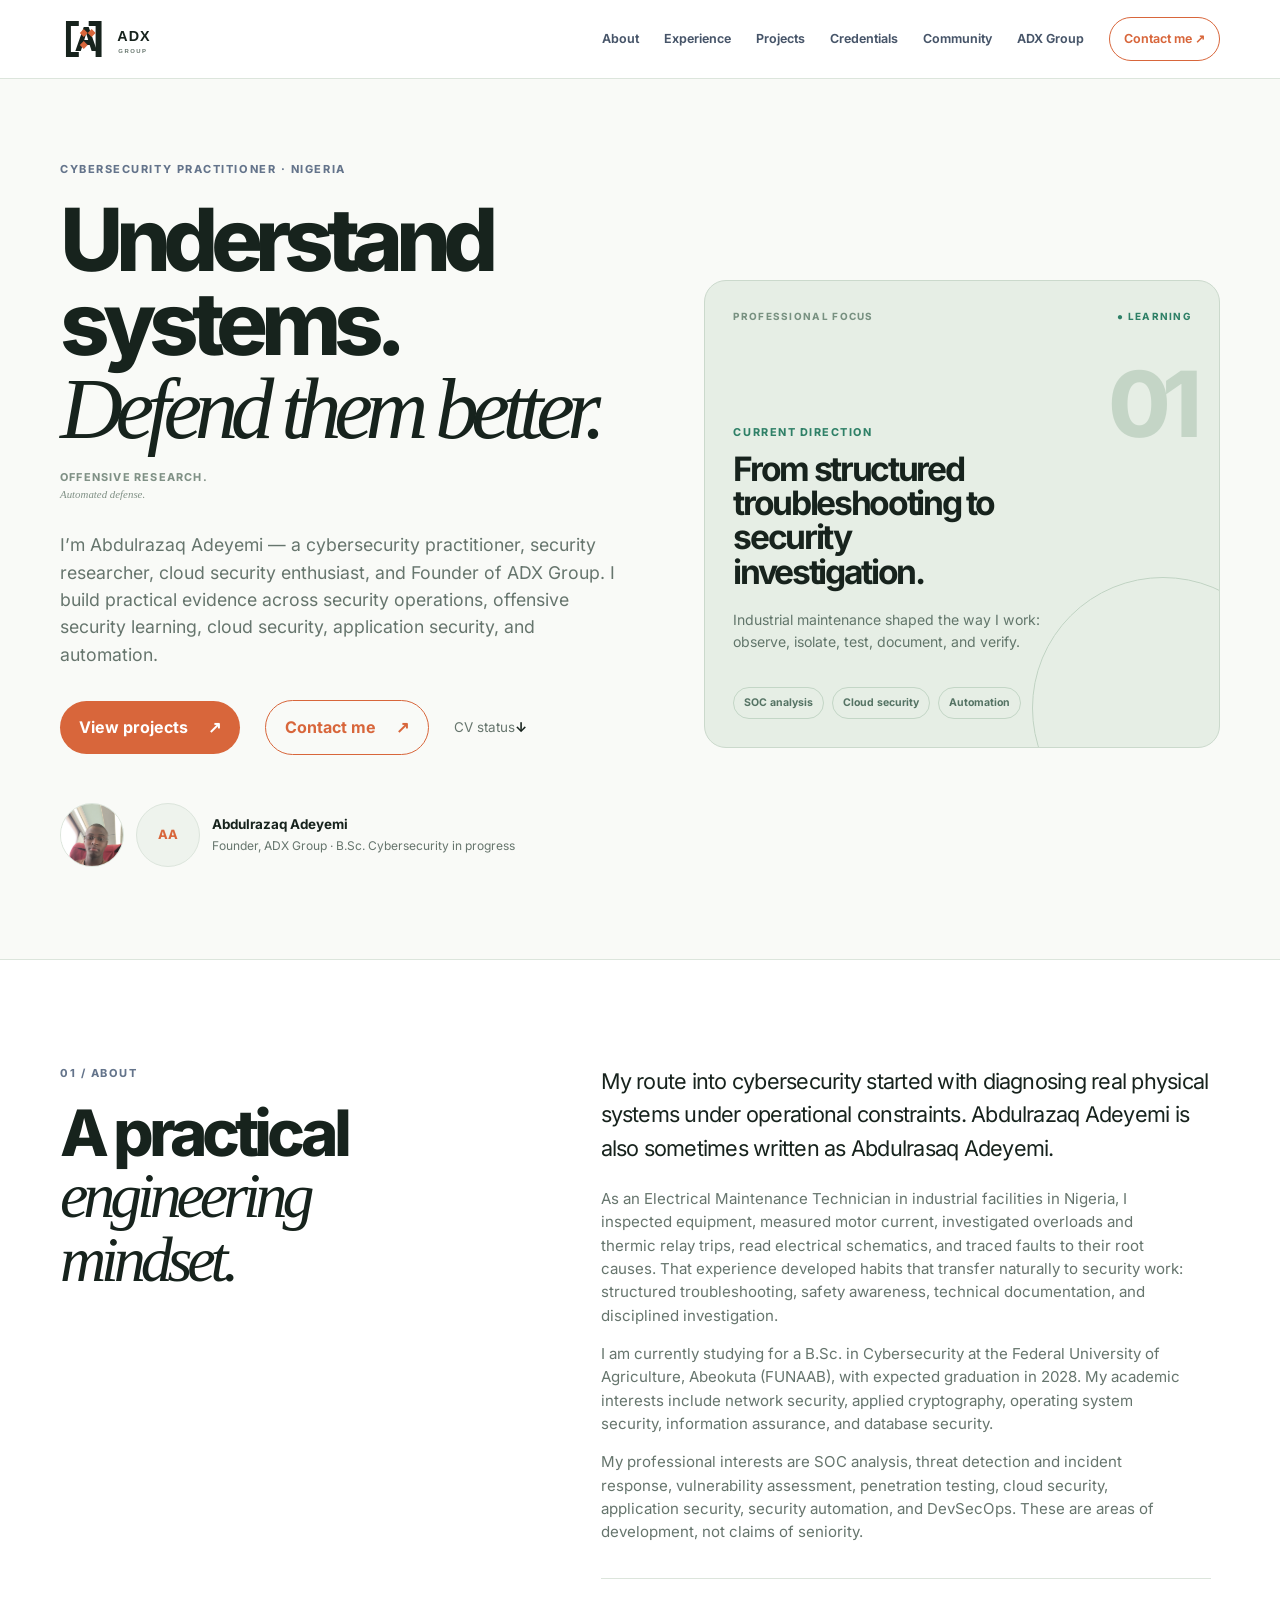
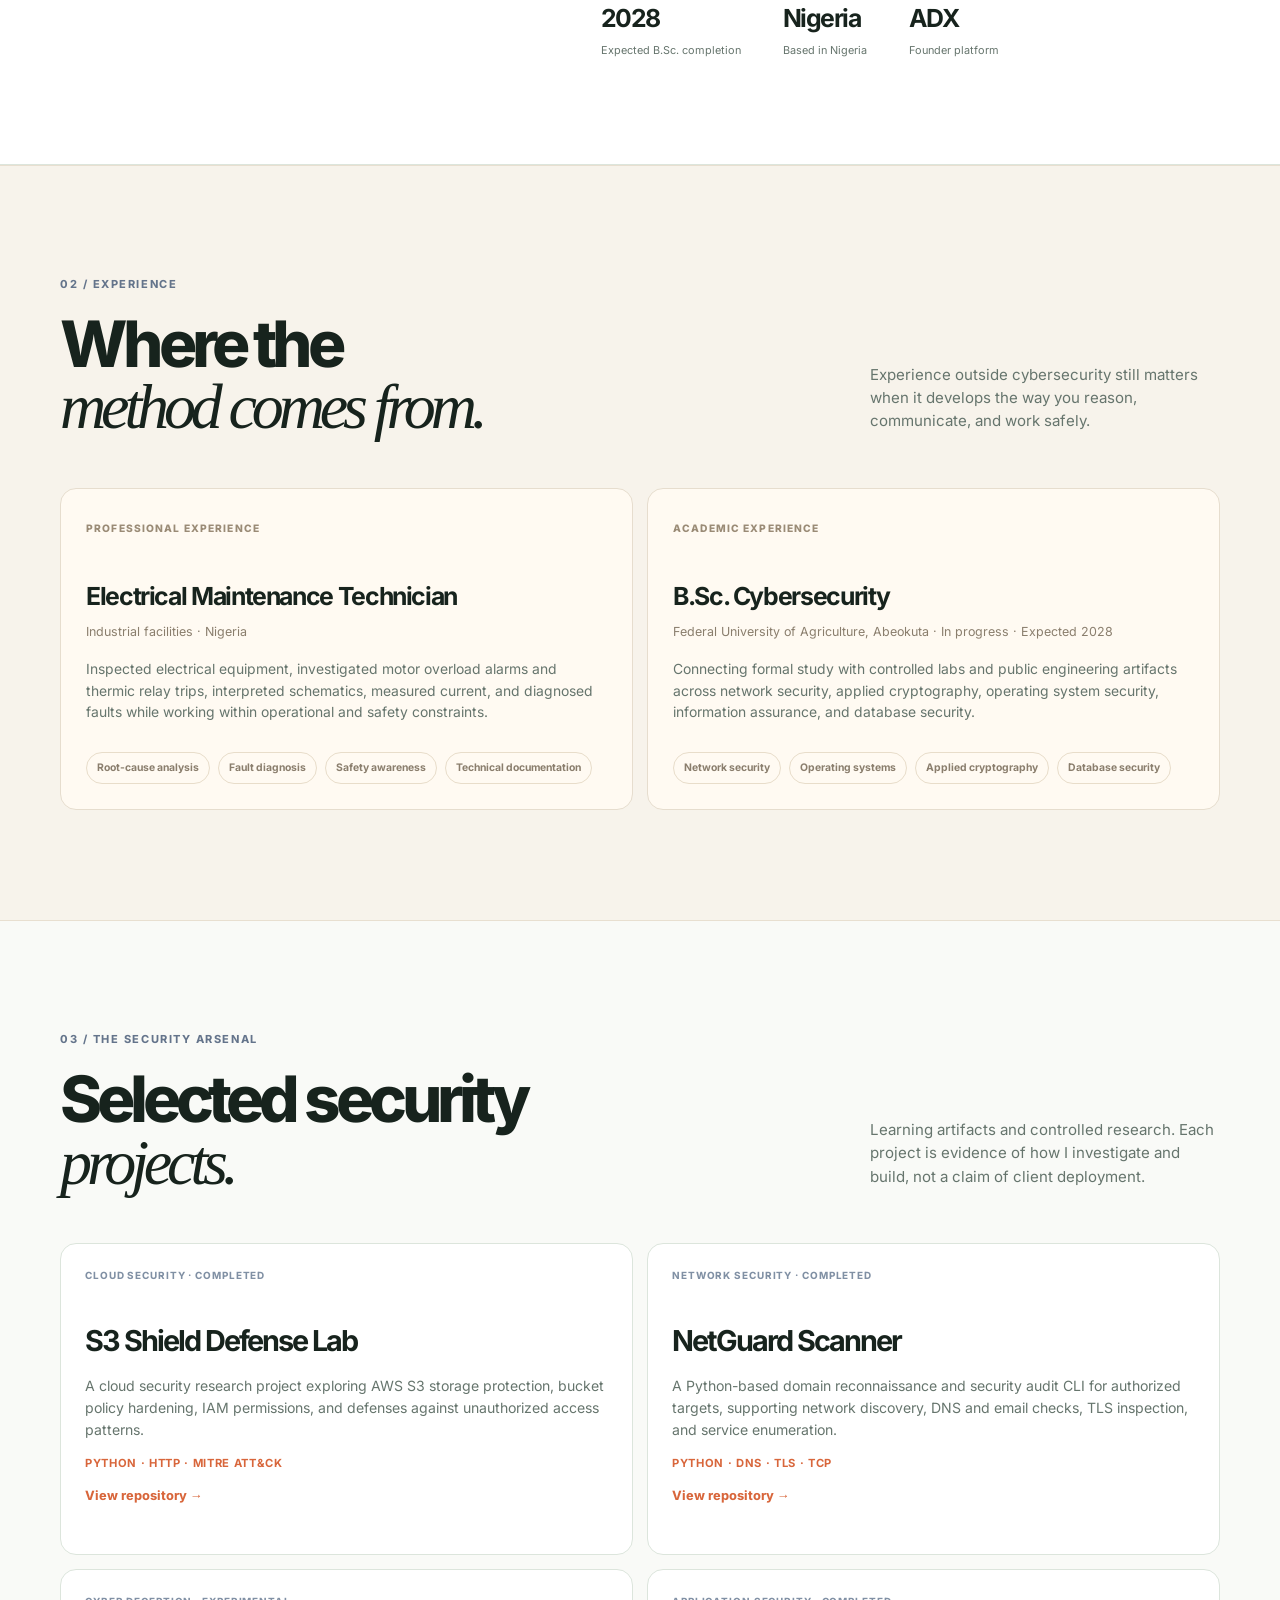
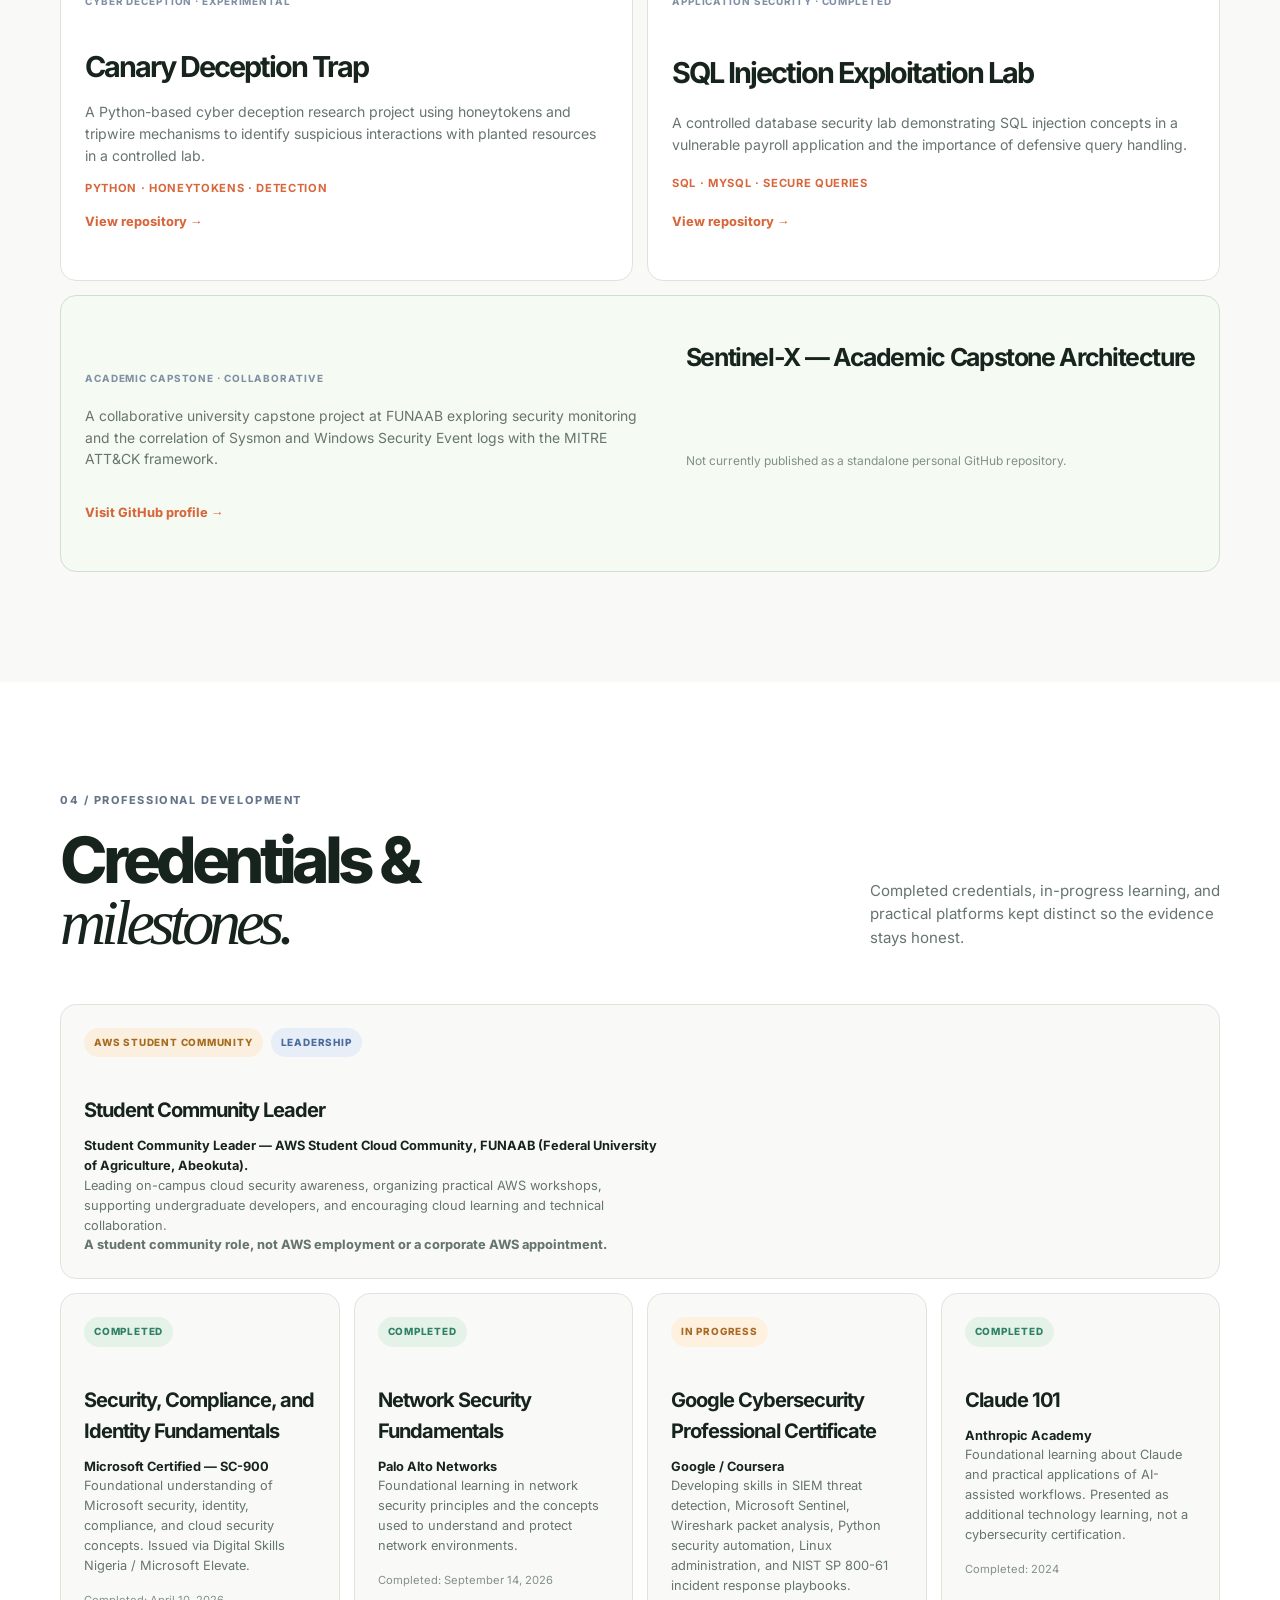
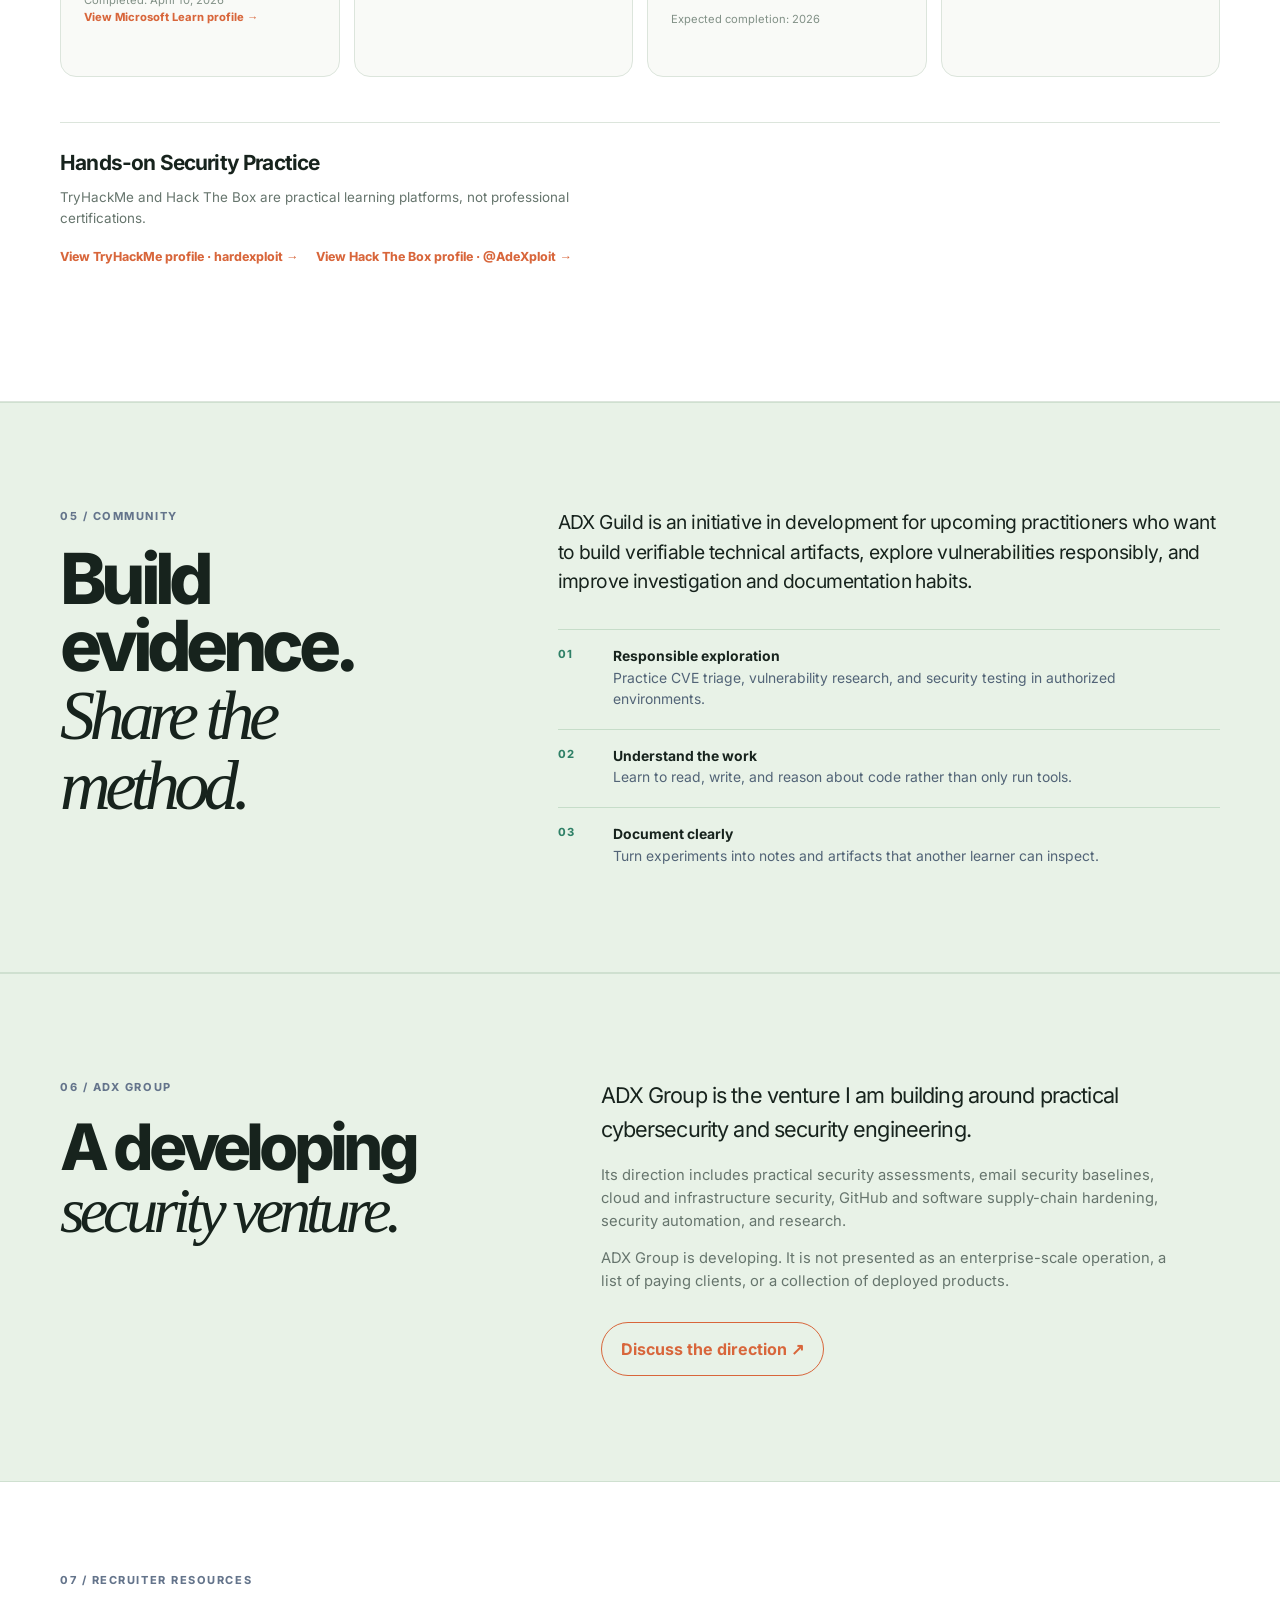
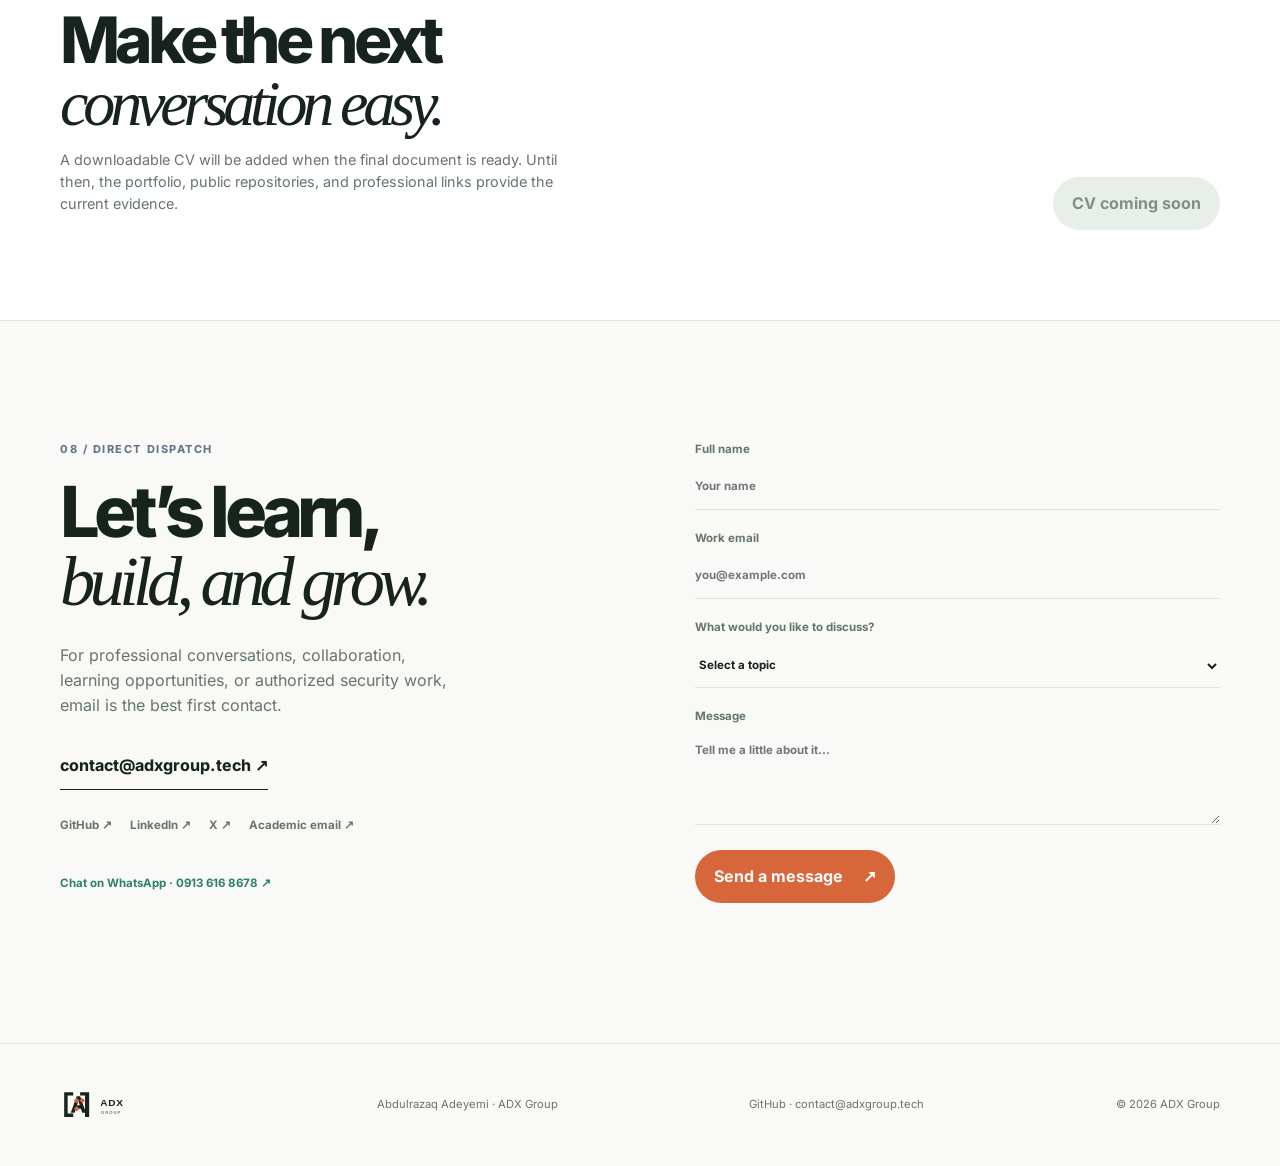
<file: templates/index.html>
<!doctype html>
<html lang="en">
<head>
  <meta charset="utf-8">
  <meta name="viewport" content="width=device-width, initial-scale=1">
  <meta name="description" content="Abdulrazaq Adeyemi is a cybersecurity practitioner and Founder of ADX Group, documenting cybersecurity studies, practical security projects, industrial technical experience, and cloud security interests.">
  <meta name="theme-color" content="#f5f7f2">
  <link rel="canonical" href="https://adxgroup.tech/">
  <meta property="og:type" content="website">
  <meta property="og:url" content="https://adxgroup.tech/">
  <meta property="og:title" content="Abdulrazaq Adeyemi | Cybersecurity Practitioner &amp; Founder of ADX Group">
  <meta property="og:description" content="Cybersecurity studies, practical security projects, industrial troubleshooting experience, cloud security interests, and ADX Group.">
  <meta property="og:image" content="https://adxgroup.tech/assets/brand/og-image.png?v=4">
  <meta name="twitter:card" content="summary_large_image">
  <meta name="twitter:title" content="Abdulrazaq Adeyemi | Cybersecurity Practitioner &amp; Founder of ADX Group">
  <meta name="twitter:description" content="Practical cybersecurity learning, projects, and engineering work by Abdulrazaq Adeyemi.">
  <meta name="twitter:image" content="https://adxgroup.tech/assets/brand/og-image.png?v=4">
  <title>Abdulrazaq Adeyemi | Cybersecurity Practitioner &amp; Founder of ADX Group</title>
  <link rel="icon" href="/assets/brand/favicon.svg?v=5" type="image/svg+xml" sizes="any">
  <link rel="stylesheet" href="/static/css/style.css?v=4">
</head>
<body>
  <header class="site-header">
    <nav class="nav container" aria-label="Main navigation">
      <a class="brand" href="/" aria-label="ADX Group home"><img src="/assets/brand/adx-logo-dark.svg" alt="ADX Group"></a>
      <div class="nav-links">
        <a href="#about">About</a><a href="#experience">Experience</a><a href="#projects">Projects</a><a href="#credentials">Credentials</a><a href="#community">Community</a><a href="#adx-group">ADX Group</a>
        <a class="nav-cta" href="#contact">Contact me ↗</a>
      </div>
      <button class="menu-button" type="button" aria-expanded="false" aria-controls="mobile-menu">Menu</button>
    </nav>
    <div id="mobile-menu" class="mobile-menu container">
      <a href="#about">About</a><a href="#experience">Experience</a><a href="#projects">Projects</a><a href="#credentials">Credentials</a><a href="#community">Community</a><a href="#adx-group">ADX Group</a><a href="#contact">Contact me</a>
    </div>
  </header>

  <script type="application/ld+json">
  {
    "@context": "https://schema.org",
    "@graph": [
      {
        "@type": "Person",
        "@id": "https://adxgroup.tech/#abdulrazaq-adeyemi",
        "name": "Abdulrazaq Adeyemi",
        "alternateName": ["Abdulrasaq Adeyemi"],
        "url": "https://adxgroup.tech/",
        "description": "Cybersecurity undergraduate, security practitioner and founder of ADX Group.",
        "jobTitle": "Cybersecurity Practitioner | Security Researcher | Founder, ADX Group",
        "sameAs": [
          "https://github.com/hardex001-tech",
          "https://www.linkedin.com/in/abdulrazaq-adeyemi-b874103b1",
          "https://x.com/adexploit1",
          "https://tryhackme.com/p/hardexploit",
          "https://profile.hackthebox.com/profile/019d17d7-f0a3-73d1-a277-93c2bc8890ce",
          "https://learn.microsoft.com/en-us/users/abdulrazaqadeyemi-4143/achievements"
        ],
        "worksFor": {"@id": "https://adxgroup.tech/#adx-group"},
        "alumniOf": {"@type": "CollegeOrUniversity", "name": "Federal University of Agriculture, Abeokuta"}
      },
      {
        "@type": "Organization",
        "@id": "https://adxgroup.tech/#adx-group",
        "name": "ADX Group",
        "url": "https://adxgroup.tech/",
        "founder": {"@id": "https://adxgroup.tech/#abdulrazaq-adeyemi"},
        "logo": "https://adxgroup.tech/assets/brand/adx-logo-dark.svg",
        "description": "A developing cybersecurity and security engineering venture founded by Abdulrazaq Adeyemi."
      },
      {
        "@type": "WebSite",
        "@id": "https://adxgroup.tech/#website",
        "url": "https://adxgroup.tech/",
        "name": "Abdulrazaq Adeyemi | ADX Group",
        "publisher": {"@id": "https://adxgroup.tech/#abdulrazaq-adeyemi"}
      }
    ]
  }
  </script>
  <main>
    <section class="portfolio-hero container">
      <div class="hero-copy">
        <p class="eyebrow">Cybersecurity practitioner · Nigeria</p>
        <h1>Understand systems.<br><em>Defend them better.</em></h1>
        <p class="legacy-tagline">Offensive research.<br><em>Automated defense.</em></p>
        <p class="hero-intro">I’m Abdulrazaq Adeyemi — a cybersecurity practitioner, security researcher, cloud security enthusiast, and Founder of ADX Group. I build practical evidence across security operations, offensive security learning, cloud security, application security, and automation.</p>
        <div class="hero-actions"><a class="button button-accent" href="#projects">View projects <span aria-hidden="true">↗</span></a><a class="button button-outline" href="#contact">Contact me <span aria-hidden="true">↗</span></a><a class="text-link" href="#cv">CV status <span>↓</span></a></div>
        <div class="founder-signature">
          <img src="/assets/profile.jpg?v=2" alt="Abdulrazaq Adeyemi" class="signature-photo">
          <span class="signature-fallback" aria-hidden="true" hidden>AA</span>
          <div><strong>Abdulrazaq Adeyemi</strong><span>Founder, ADX Group · B.Sc. Cybersecurity in progress</span></div>
        </div>
      </div>
      <div class="hero-panel" aria-label="Professional focus">
        <div class="panel-top"><span>PROFESSIONAL FOCUS</span><span class="status-dot">● LEARNING</span></div>
        <div class="panel-mark">01</div>
        <p class="panel-kicker">Current direction</p>
        <h2>From structured troubleshooting to security investigation.</h2>
        <p>Industrial maintenance shaped the way I work: observe, isolate, test, document, and verify.</p>
        <div class="panel-tags"><span>SOC analysis</span><span>Cloud security</span><span>Automation</span></div>
      </div>
    </section>

    <section id="about" class="about-section">
      <div class="container about-grid">
        <div><p class="eyebrow">01 / About</p><h2>A practical<br><em>engineering mindset.</em></h2></div>
        <div class="about-copy">
          <p class="lead">My route into cybersecurity started with diagnosing real physical systems under operational constraints. Abdulrazaq Adeyemi is also sometimes written as Abdulrasaq Adeyemi.</p>
          <p>As an Electrical Maintenance Technician in industrial facilities in Nigeria, I inspected equipment, measured motor current, investigated overloads and thermic relay trips, read electrical schematics, and traced faults to their root causes. That experience developed habits that transfer naturally to security work: structured troubleshooting, safety awareness, technical documentation, and disciplined investigation.</p>
          <p>I am currently studying for a B.Sc. in Cybersecurity at the Federal University of Agriculture, Abeokuta (FUNAAB), with expected graduation in 2028. My academic interests include network security, applied cryptography, operating system security, information assurance, and database security.</p>
          <p>My professional interests are SOC analysis, threat detection and incident response, vulnerability assessment, penetration testing, cloud security, application security, security automation, and DevSecOps. These are areas of development, not claims of seniority.</p>
          <div class="about-stats"><div><strong>2028</strong><span>Expected B.Sc. completion</span></div><div><strong>Nigeria</strong><span>Based in Nigeria</span></div><div><strong>ADX</strong><span>Founder platform</span></div></div>
        </div>
      </div>
    </section>

    <section id="experience" class="experience-section">
      <div class="container">
        <div class="section-heading"><div><p class="eyebrow">02 / Experience</p><h2>Where the<br><em>method comes from.</em></h2></div><p class="section-intro">Experience outside cybersecurity still matters when it develops the way you reason, communicate, and work safely.</p></div>
        <div class="experience-grid">
          <article class="experience-card"><span class="experience-period">Professional experience</span><h3>Electrical Maintenance Technician</h3><p class="experience-meta">Industrial facilities · Nigeria</p><p>Inspected electrical equipment, investigated motor overload alarms and thermic relay trips, interpreted schematics, measured current, and diagnosed faults while working within operational and safety constraints.</p><div class="experience-skills"><span>Root-cause analysis</span><span>Fault diagnosis</span><span>Safety awareness</span><span>Technical documentation</span></div></article>
          <article class="experience-card"><span class="experience-period">Academic experience</span><h3>B.Sc. Cybersecurity</h3><p class="experience-meta">Federal University of Agriculture, Abeokuta · In progress · Expected 2028</p><p>Connecting formal study with controlled labs and public engineering artifacts across network security, applied cryptography, operating system security, information assurance, and database security.</p><div class="experience-skills"><span>Network security</span><span>Operating systems</span><span>Applied cryptography</span><span>Database security</span></div></article>
        </div>
      </div>
    </section>

    <section id="projects" class="section projects-section">
      <div class="container">
        <div class="section-heading"><div><p class="eyebrow">03 / The security arsenal</p><h2>Selected security<br><em>projects.</em></h2></div><p class="section-intro">Learning artifacts and controlled research. Each project is evidence of how I investigate and build, not a claim of client deployment.</p></div>
        <div class="projects-grid">
          <article class="project-card"><span class="project-category">Cloud security · Completed</span><h3>S3 Shield Defense Lab</h3><p>A cloud security research project exploring AWS S3 storage protection, bucket policy hardening, IAM permissions, and defenses against unauthorized access patterns.</p><p class="stack-label">Python · HTTP · MITRE ATT&amp;CK</p><a href="https://github.com/hardex001-tech/S3-Shield-Protocol-Defense-Lab" target="_blank" rel="noopener noreferrer" aria-label="View S3 Shield Defense Lab on GitHub">View repository →</a></article>
          <article class="project-card"><span class="project-category">Network security · Completed</span><h3>NetGuard Scanner</h3><p>A Python-based domain reconnaissance and security audit CLI for authorized targets, supporting network discovery, DNS and email checks, TLS inspection, and service enumeration.</p><p class="stack-label">Python · DNS · TLS · TCP</p><a href="https://github.com/hardex001-tech/netguard-scanner" target="_blank" rel="noopener noreferrer" aria-label="View NetGuard Scanner on GitHub">View repository →</a></article>
          <article class="project-card"><span class="project-category">Cyber deception · Experimental</span><h3>Canary Deception Trap</h3><p>A Python-based cyber deception research project using honeytokens and tripwire mechanisms to identify suspicious interactions with planted resources in a controlled lab.</p><p class="stack-label">Python · Honeytokens · Detection</p><a href="https://github.com/hardex001-tech/Canary-Poison-Deception-Trap" target="_blank" rel="noopener noreferrer" aria-label="View Canary Deception Trap on GitHub">View repository →</a></article>
          <article class="project-card"><span class="project-category">Application security · Completed</span><h3>SQL Injection Exploitation Lab</h3><p>A controlled database security lab demonstrating SQL injection concepts in a vulnerable payroll application and the importance of defensive query handling.</p><p class="stack-label">SQL · MySQL · Secure queries</p><a href="https://github.com/hardex001-tech/sql-injection-payroll-lab" target="_blank" rel="noopener noreferrer" aria-label="View SQL Injection Exploitation Lab on GitHub">View repository →</a></article>
        </div>
        <article class="academic-project"><span class="project-category">Academic capstone · Collaborative</span><h3>Sentinel-X — Academic Capstone Architecture</h3><p>A collaborative university capstone project at FUNAAB exploring security monitoring and the correlation of Sysmon and Windows Security Event logs with the MITRE ATT&amp;CK framework.</p><p class="project-note">Not currently published as a standalone personal GitHub repository.</p><a href="https://github.com/hardex001-tech" target="_blank" rel="noopener noreferrer" aria-label="Visit Abdulrazaq's GitHub profile">Visit GitHub profile →</a></article>
      </div>
    </section>

    <section id="credentials" class="section credentials-section">
      <div class="container">
        <div class="section-heading"><div><p class="eyebrow">04 / Professional development</p><h2>Credentials &amp;<br><em>milestones.</em></h2></div><p class="section-intro">Completed credentials, in-progress learning, and practical platforms kept distinct so the evidence stays honest.</p></div>
        <article class="credential-card leadership-card"><div class="credential-badges"><span class="badge badge-aws">AWS student community</span><span class="badge badge-leadership">Leadership</span></div><h3>Student Community Leader</h3><p class="credential-issuer">Student Community Leader — AWS Student Cloud Community, FUNAAB (Federal University of Agriculture, Abeokuta).</p><p>Leading on-campus cloud security awareness, organizing practical AWS workshops, supporting undergraduate developers, and encouraging cloud learning and technical collaboration.</p><p class="credential-note">A student community role, not AWS employment or a corporate AWS appointment.</p></article>
        <div class="credentials-grid">
          <article class="credential-card"><span class="badge badge-completed">Completed</span><h3>Security, Compliance, and Identity Fundamentals</h3><p class="credential-issuer">Microsoft Certified — SC-900</p><p>Foundational understanding of Microsoft security, identity, compliance, and cloud security concepts. Issued via Digital Skills Nigeria / Microsoft Elevate.</p><p class="credential-date">Completed: April 10, 2026</p><a class="credential-note" href="https://learn.microsoft.com/en-us/users/abdulrazaqadeyemi-4143/achievements" target="_blank" rel="noopener noreferrer" aria-label="View Abdulrazaq's Microsoft Learn achievements">View Microsoft Learn profile →</a></article>
          <article class="credential-card"><span class="badge badge-completed">Completed</span><h3>Network Security Fundamentals</h3><p class="credential-issuer">Palo Alto Networks</p><p>Foundational learning in network security principles and the concepts used to understand and protect network environments.</p><p class="credential-date">Completed: September 14, 2026</p></article>
          <article class="credential-card"><span class="badge badge-progress">In Progress</span><h3>Google Cybersecurity Professional Certificate</h3><p class="credential-issuer">Google / Coursera</p><p>Developing skills in SIEM threat detection, Microsoft Sentinel, Wireshark packet analysis, Python security automation, Linux administration, and NIST SP 800-61 incident response playbooks.</p><p class="credential-date">Expected completion: 2026</p></article>
          <article class="credential-card"><span class="badge badge-completed">Completed</span><h3>Claude 101</h3><p class="credential-issuer">Anthropic Academy</p><p>Foundational learning about Claude and practical applications of AI-assisted workflows. Presented as additional technology learning, not a cybersecurity certification.</p><p class="credential-date">Completed: 2024</p></article>
        </div>
        <div class="platform-profiles"><h3>Hands-on Security Practice</h3><p>TryHackMe and Hack The Box are practical learning platforms, not professional certifications.</p><div class="platform-links"><a href="https://tryhackme.com/p/hardexploit" target="_blank" rel="noopener noreferrer">View TryHackMe profile · hardexploit →</a><a href="https://profile.hackthebox.com/profile/019d17d7-f0a3-73d1-a277-93c2bc8890ce" target="_blank" rel="noopener noreferrer">View Hack The Box profile · @AdeXploit →</a></div></div>
      </div>
    </section>

    <section id="community" class="guild-section">
      <div class="container guild-grid">
        <div><p class="eyebrow">05 / Community</p><h2>Build evidence.<br><em>Share the method.</em></h2></div>
        <div><p class="guild-lead">ADX Guild is an initiative in development for upcoming practitioners who want to build verifiable technical artifacts, explore vulnerabilities responsibly, and improve investigation and documentation habits.</p><div class="guild-points"><div><span>01</span><p><strong>Responsible exploration</strong><br>Practice CVE triage, vulnerability research, and security testing in authorized environments.</p></div><div><span>02</span><p><strong>Understand the work</strong><br>Learn to read, write, and reason about code rather than only run tools.</p></div><div><span>03</span><p><strong>Document clearly</strong><br>Turn experiments into notes and artifacts that another learner can inspect.</p></div></div></div>
      </div>
    </section>

    <section id="adx-group" class="venture-section">
      <div class="container venture-grid">
        <div><p class="eyebrow">06 / ADX Group</p><h2>A developing<br><em>security venture.</em></h2></div>
        <div><p class="venture-lead">ADX Group is the venture I am building around practical cybersecurity and security engineering.</p><p>Its direction includes practical security assessments, email security baselines, cloud and infrastructure security, GitHub and software supply-chain hardening, security automation, and research.</p><p>ADX Group is developing. It is not presented as an enterprise-scale operation, a list of paying clients, or a collection of deployed products.</p><a class="button button-outline" href="#contact">Discuss the direction ↗</a></div>
      </div>
    </section>

    <section id="cv" class="cv-section">
      <div class="container cv-inner"><div><p class="eyebrow">07 / Recruiter resources</p><h2>Make the next<br><em>conversation easy.</em></h2><p>A downloadable CV will be added when the final document is ready. Until then, the portfolio, public repositories, and professional links provide the current evidence.</p></div><span class="button button-disabled" aria-disabled="true">CV coming soon</span></div>
    </section>

    <section id="contact" class="contact-section container">
      <div class="contact-copy"><p class="eyebrow">08 / Direct dispatch</p><h2>Let’s learn,<br><em>build, and grow.</em></h2><p>For professional conversations, collaboration, learning opportunities, or authorized security work, email is the best first contact.</p><a class="email-link" href="mailto:contact@adxgroup.tech">contact@adxgroup.tech ↗</a><div class="social-links"><a href="https://github.com/hardex001-tech" target="_blank" rel="noopener noreferrer">GitHub ↗</a><a href="https://www.linkedin.com/in/abdulrazaq-adeyemi-b874103b1" target="_blank" rel="noopener noreferrer">LinkedIn ↗</a><a href="https://x.com/adexploit1" target="_blank" rel="noopener noreferrer">X ↗</a><a href="mailto:abdulrazaqaa.25@student.funaab.edu.ng">Academic email ↗</a><a class="whatsapp-link" href="https://wa.me/2349136168678" target="_blank" rel="noopener noreferrer">Chat on WhatsApp · 0913 616 8678 ↗</a></div></div>
      <form id="contact-form" class="contact-form">
        <label>Full name<input name="name" required autocomplete="name" placeholder="Your name"></label>
        <label>Work email<input name="email" required type="email" autocomplete="email" placeholder="you@example.com"></label>
        <label>What would you like to discuss?<select name="scope" required><option value="" selected disabled>Select a topic</option><option value="Guild Collaboration">Learning or collaboration</option><option value="Pipeline Hardening">Security project</option><option value="Perimeter Audit">Authorized security assessment</option></select></label>
        <label>Message<textarea name="message" required rows="4" placeholder="Tell me a little about it..."></textarea></label>
        <input class="honeypot" name="website" tabindex="-1" autocomplete="off">
        <button class="button button-accent" type="submit">Send a message <span aria-hidden="true">↗</span></button><p class="form-status" role="status" aria-live="polite"></p>
      </form>
    </section>
  </main>

  <footer class="site-footer"><div class="container footer-inner"><a class="brand brand-footer" href="/" aria-label="ADX Group home"><img src="/assets/brand/adx-logo-dark.svg" alt="ADX Group"></a><p>Abdulrazaq Adeyemi · ADX Group</p><p><a href="https://github.com/hardex001-tech" target="_blank" rel="noopener noreferrer">GitHub</a> · <a href="mailto:contact@adxgroup.tech">contact@adxgroup.tech</a></p><p>© 2026 ADX Group</p></div></footer>
  <script src="/static/js/main.js"></script>
</body>
</html>
</file>
<file: static/css/style.css>
@font-face{font-family:Inter;src:url('/static/fonts/inter-variable.woff2') format('woff2');font-weight:100 900;font-display:swap}
:root{--ink:#0f172a;--slate:#1e293b;--muted:#64748b;--line:#e2e8f0;--paper:#fff;--soft:#f8fafc;--accent:#2563eb;--accent-dark:#1d4ed8;--teal:#059669;--radius:16px}
*{box-sizing:border-box}html{scroll-behavior:smooth}body{margin:0;background:var(--paper);color:var(--ink);font-family:Inter,Arial,sans-serif;line-height:1.55;-webkit-font-smoothing:antialiased}a{color:inherit;text-decoration:none}.container{width:min(1160px,calc(100% - 48px));margin-inline:auto}p{max-width:65ch}a,button,input,select,textarea{min-height:44px}.nav-links a,.mobile-menu a,.text-link,.card-link,.project-link,.email-link,.footer-inner a{display:inline-flex;align-items:center}
.site-header{position:sticky;top:0;z-index:10;background:rgba(255,255,255,.95);backdrop-filter:blur(16px);border-bottom:1px solid var(--line)}.nav{height:78px;display:flex;align-items:center;justify-content:space-between}.brand{display:block;width:178px}.brand img{display:block;width:100%;height:auto}.nav-links{display:flex;align-items:center;gap:25px;color:#475569;font-size:.78rem;font-weight:650}.nav-links a:not(.nav-cta):hover,.text-link:hover span,.card-link:hover,.project-link:hover,.email-link:hover{color:var(--accent)}.nav-cta{padding:10px 14px;border:1px solid var(--accent);border-radius:100px;color:var(--accent)}.nav-cta:hover{background:var(--accent);color:#fff}.menu-button,.mobile-menu{display:none}:focus-visible{outline:3px solid #93c5fd;outline-offset:3px}
.hero{min-height:650px;display:grid;grid-template-columns:1.1fr .9fr;gap:90px;align-items:center;padding-top:76px;padding-bottom:90px}.eyebrow{margin:0 0 20px;font-size:.69rem;letter-spacing:.14em;text-transform:uppercase;font-weight:750;color:#64748b}.hero h1{max-width:740px;font-size:clamp(3.2rem,6.6vw,6.5rem);letter-spacing:-.085em;line-height:.98;margin:0;font-weight:780}.hero-intro{max-width:65ch;margin:29px 0 32px;color:var(--muted);font-size:1.1rem}.hero-actions{display:flex;align-items:center;gap:25px}.button{display:inline-flex;align-items:center;gap:20px;border:0;border-radius:100px;padding:14px 19px;font:inherit;font-weight:700;cursor:pointer;transition:transform .2s,background .2s}.button:hover{transform:translateY(-2px)}.button-accent{background:var(--accent);color:#fff}.button-accent:hover{background:var(--accent-dark)}.text-link{font-size:.84rem;color:var(--muted)}.text-link span{color:var(--ink);font-weight:700}
.founder-signature{display:flex;align-items:center;gap:12px;margin-top:48px}.signature-photo,.signature-fallback{width:64px;height:64px;min-width:64px;min-height:64px;max-width:64px;max-height:64px;border:1px solid var(--line);border-radius:50%;object-fit:cover;object-position:center;display:grid;place-items:center;flex-shrink:0}.signature-fallback{background:var(--soft);color:var(--accent);font-size:.8rem;font-weight:750}.founder-signature div{display:grid;gap:2px}.founder-signature strong{font-size:.84rem}.founder-signature div span{color:var(--muted);font-size:.75rem}
.hero-visual{position:relative;min-height:360px;align-self:center;border:1px solid var(--line);border-radius:var(--radius);background:var(--soft);overflow:hidden}.hero-visual:before,.hero-visual:after{content:"";position:absolute;background:var(--line)}.hero-visual:before{width:1px;height:100%;left:50%}.hero-visual:after{height:1px;width:100%;top:50%}.visual-label{position:absolute;top:24px;left:24px;color:#94a3b8;font-size:.62rem;letter-spacing:.13em;font-weight:750}.map-node{position:absolute;z-index:1;display:grid;gap:3px;padding:14px 16px;background:#fff;border:1px solid var(--border-strong,var(--line));border-radius:10px;box-shadow:0 8px 20px rgba(15,23,42,.06)}.map-node span{color:var(--muted);font-size:.58rem;letter-spacing:.1em}.map-node strong{font-size:.88rem}.node-origin{left:10%;top:29%}.node-core{left:38%;top:44%;border-color:#93c5fd}.node-defend{right:7%;bottom:22%}.map-line{position:absolute;z-index:0;height:1px;background:var(--accent);transform-origin:left center}.line-one{width:31%;left:30%;top:48%;transform:rotate(15deg)}.line-two{width:28%;left:57%;top:56%;transform:rotate(-25deg)}.visual-footer{position:absolute;bottom:22px;left:24px;display:flex;gap:10px;color:var(--muted);font-size:.65rem;letter-spacing:.08em;text-transform:uppercase}
.services-section{background:var(--soft);border-block:1px solid var(--line);padding:105px 0}.section-heading{display:flex;align-items:end;justify-content:space-between;margin-bottom:50px}.section-heading h2{font-size:clamp(2.8rem,5vw,5.2rem);letter-spacing:-.08em;line-height:.96;margin:0;font-weight:780}.section-heading h2 em,.guild-grid h2 em,.contact-copy h2 em{font-family:Georgia,serif;font-weight:400}.section-intro{max-width:350px;margin:0 0 5px;color:var(--muted);font-size:.94rem}.service-grid{display:grid;grid-template-columns:repeat(3,1fr);gap:14px}.service-card{min-height:345px;padding:25px;border:1px solid var(--line);border-radius:var(--radius);display:flex;flex-direction:column;justify-content:space-between;background:#fff;transition:border-color .2s,box-shadow .2s}.service-card:hover{border-color:#93c5fd;box-shadow:0 12px 30px rgba(37,99,235,.08)}.card-index{color:#94a3b8;font-size:.68rem;letter-spacing:.12em}.service-card h3{max-width:280px;font-size:1.55rem;letter-spacing:-.055em;line-height:1.08;margin:0 0 13px}.service-card p{max-width:290px;color:var(--muted);font-size:.86rem;margin:0 0 22px}.card-link{color:var(--accent);font-size:.76rem;font-weight:700}
.section{padding:110px 0}.project-grid{display:grid;grid-template-columns:repeat(2,1fr);gap:14px}.project-card{min-height:300px;padding:24px;border:1px solid var(--line);border-radius:var(--radius);display:flex;flex-direction:column;justify-content:space-between;background:#fff;transition:transform .2s,border-color .2s,box-shadow .2s}.project-card:hover{transform:translateY(-3px);border-color:#93c5fd;box-shadow:0 12px 30px rgba(15,23,42,.06)}.project-top{display:flex;justify-content:space-between;gap:12px;color:#8090a4;font-size:.62rem;text-transform:uppercase;letter-spacing:.09em;font-weight:750}.project-card h3{font-size:1.8rem;letter-spacing:-.07em;margin:0 0 11px}.project-card p{color:var(--muted);font-size:.88rem;margin:0 0 14px}.project-card .stack-label{color:var(--accent);font-size:.7rem;font-weight:700;letter-spacing:.06em;text-transform:uppercase}.project-link{color:var(--accent);font-size:.8rem;font-weight:750}.guild-section{background:#f0fdf4;border-block:1px solid #d1fae5;padding:105px 0}.guild-grid{display:grid;grid-template-columns:.75fr 1.25fr;gap:100px}.guild-grid h2{font-size:clamp(3rem,5.5vw,5.5rem);letter-spacing:-.08em;line-height:.96;margin:0;font-weight:780}.guild-lead{font-size:1.2rem;letter-spacing:-.03em;max-width:65ch;margin:0 0 32px}.guild-points{display:grid;gap:18px}.guild-points>div{display:grid;grid-template-columns:40px 1fr;gap:15px;border-top:1px solid #bbf7d0;padding-top:16px}.guild-points span{color:var(--teal);font-size:.7rem;font-weight:750;letter-spacing:.1em}.guild-points p{margin:0;color:#526477;font-size:.87rem}.guild-points strong{color:var(--ink)}
.contact-section{display:grid;grid-template-columns:1fr 1fr;gap:110px;padding-top:120px;padding-bottom:120px}.contact-copy h2{font-size:clamp(3rem,5.5vw,5.3rem);letter-spacing:-.08em;line-height:.96;margin:0;font-weight:780}.contact-copy>p:not(.eyebrow){color:var(--muted);max-width:410px;margin:28px 0}.email-link{font-weight:750;border-bottom:1px solid var(--ink);padding-bottom:4px}.contact-form{display:grid;gap:20px;align-content:start}.contact-form label{font-size:.72rem;font-weight:700;color:var(--muted);display:grid;gap:7px}.contact-form input,.contact-form textarea,.contact-form select{width:100%;border:0;border-bottom:1px solid var(--line);background:transparent;padding:10px 0;font:inherit;color:var(--ink);outline:0;resize:vertical;border-radius:0}.contact-form input:focus,.contact-form textarea:focus,.contact-form select:focus{border-color:var(--accent)}.contact-form textarea{min-height:90px}.contact-form .button{justify-self:start;margin-top:5px}.form-status{font-size:.85rem;color:var(--teal);margin:0}.honeypot{position:absolute!important;left:-9999px!important}.site-footer{border-top:1px solid var(--line);padding:28px 0;color:var(--muted);font-size:.7rem}.footer-inner{display:flex;align-items:center;justify-content:space-between;gap:18px}.brand-footer{width:125px}.not-found{padding-top:18vh}.not-found h1{font-size:clamp(3.5rem,8vw,7rem);margin:18px 0 35px}.not-found em{font-family:Georgia,serif;font-weight:400}
@media(max-width:760px){.container{width:min(100% - 36px,600px)}.nav{height:70px}.brand{width:145px}.nav-links{display:none}.menu-button{display:block;border:1px solid var(--line);background:#fff;color:var(--slate);border-radius:100px;padding:8px 13px;font:inherit;font-size:.78rem}.mobile-menu{padding:0 0 15px;gap:15px}.mobile-menu.open{display:flex;flex-direction:column}.hero{display:block;min-height:0;padding-top:68px;padding-bottom:65px}.hero h1{font-size:clamp(3.2rem,14vw,5.5rem)}.hero-actions{align-items:flex-start;flex-direction:column;gap:18px}.founder-signature{margin-top:38px}.signature-photo,.signature-fallback{width:48px;height:48px;min-width:48px;min-height:48px;max-width:48px;max-height:48px}.hero-visual{min-height:330px;margin-top:48px}.map-node{padding:11px 12px}.map-node strong{font-size:.78rem}.services-section,.guild-section{padding:75px 0}.section{padding:75px 0}.section-heading{display:block;margin-bottom:32px}.section-intro{margin-top:20px}.service-grid,.project-grid{grid-template-columns:1fr}.service-card,.project-card{min-height:290px}.guild-grid{grid-template-columns:1fr;gap:45px}.contact-section{grid-template-columns:1fr;gap:50px;padding-top:80px;padding-bottom:85px}.footer-inner{align-items:flex-start;flex-wrap:wrap}.footer-inner p:last-child{width:100%;margin:0}}
@media(prefers-reduced-motion:reduce){html{scroll-behavior:auto}*,*::before,*::after{transition-duration:.01ms!important;animation-duration:.01ms!important;animation-iteration-count:1!important}}
/* Personal portfolio layer */
:root{--paper:#f9faf7;--soft:#eef3ed;--ink:#17231d;--slate:#294238;--muted:#66756d;--line:#dce5dc;--accent:#d8663b;--accent-dark:#b84d28;--teal:#2f8067}
body{background:var(--paper)}
.portfolio-hero{min-height:650px;display:grid;grid-template-columns:1.04fr .96fr;gap:86px;align-items:center;padding-top:82px;padding-bottom:92px}
.portfolio-hero h1{max-width:740px;font-size:clamp(3.3rem,6.8vw,6.7rem);letter-spacing:-.085em;line-height:.96;margin:0;font-weight:780}
.portfolio-hero h1 em,.about-grid h2 em,.learning-section h2 em,.guild-grid h2 em,.contact-copy h2 em{font-family:Georgia,serif;font-weight:400}
.portfolio-hero .hero-intro{max-width:590px;margin:29px 0 32px;color:var(--muted);font-size:1.1rem}
.hero-panel{position:relative;min-height:385px;padding:28px;border:1px solid #cbd9cc;border-radius:22px;background:#e6eee5;overflow:hidden}
.hero-panel:after{content:"";position:absolute;width:260px;height:260px;border:1px solid #c0d3c3;border-radius:50%;right:-75px;bottom:-92px}
.panel-top{display:flex;justify-content:space-between;color:#789181;font-size:.62rem;letter-spacing:.13em;font-weight:750}.status-dot{color:var(--teal)}
.panel-mark{position:absolute;right:26px;top:78px;color:#c4d5c6;font-size:5.7rem;line-height:1;font-weight:780;letter-spacing:-.1em}
.panel-kicker{position:relative;margin:100px 0 11px;color:var(--teal);font-size:.68rem;letter-spacing:.14em;text-transform:uppercase;font-weight:750}
.hero-panel h2{position:relative;max-width:300px;margin:0;font-size:2.1rem;line-height:1.02;letter-spacing:-.07em}.hero-panel>p:not(.panel-kicker){position:relative;max-width:320px;color:#62766b;font-size:.88rem;margin:20px 0 34px}
.panel-tags{position:relative;display:flex;gap:8px;flex-wrap:wrap}.panel-tags span{padding:7px 10px;border:1px solid #c3d6c6;border-radius:100px;color:#557364;font-size:.66rem;font-weight:700}
.about-section{padding:105px 0;background:#fff;border-block:1px solid var(--line)}.about-grid{display:grid;grid-template-columns:.82fr 1.18fr;gap:110px}.about-grid h2,.learning-section h2{font-size:clamp(2.8rem,5vw,5.2rem);letter-spacing:-.08em;line-height:.96;margin:0;font-weight:780}.about-copy{max-width:610px}.about-copy .lead{font-size:1.35rem;letter-spacing:-.035em;color:var(--ink);margin:0 0 22px}.about-copy p:not(.lead){color:var(--muted);font-size:.94rem}.about-stats{display:flex;gap:42px;border-top:1px solid var(--line);margin-top:35px;padding-top:20px}.about-stats div{display:grid;gap:4px}.about-stats strong{font-size:1.55rem;letter-spacing:-.06em}.about-stats span{color:var(--muted);font-size:.68rem}
.learning-section{padding:110px 0;background:var(--soft);border-bottom:1px solid var(--line)}.learning-grid{display:grid;grid-template-columns:repeat(2,1fr);gap:14px}.learning-card{display:grid;grid-template-columns:76px 1fr;gap:22px;min-height:248px;padding:24px;border:1px solid var(--line);border-radius:var(--radius);background:var(--paper);transition:transform .2s,border-color .2s}.learning-card:hover{transform:translateY(-3px);border-color:#b4cfb9}.learning-icon{width:58px;height:58px;display:grid;place-items:center;border-radius:15px;background:#dce9dc;color:var(--teal);font-size:.72rem;font-weight:800;letter-spacing:.04em}.card-label{margin:0 0 10px;color:#809186;font-size:.62rem;letter-spacing:.1em;text-transform:uppercase;font-weight:750}.learning-card h3{margin:0 0 10px;font-size:1.6rem;letter-spacing:-.06em}.learning-card p:not(.card-label){margin:0;color:var(--muted);font-size:.84rem}.learning-status{display:inline-block;margin-top:19px;color:var(--accent);font-size:.72rem;font-weight:750}
.credentials-section{padding:110px 0;background:#fff;border-bottom:1px solid var(--line)}.credential-grid{display:grid;grid-template-columns:repeat(4,1fr);gap:14px}.credential-card{min-height:245px;padding:23px;border:1px solid var(--line);border-radius:var(--radius);background:var(--paper);display:flex;flex-direction:column;align-items:flex-start}.credential-provider{color:var(--teal);font-size:.64rem;letter-spacing:.12em;text-transform:uppercase;font-weight:800}.credential-card h3{margin:38px 0 10px;font-size:1.25rem;letter-spacing:-.05em}.credential-card p{margin:0;color:var(--muted);font-size:.8rem}.credential-note{margin-top:auto;color:var(--accent);font-size:.7rem;font-weight:750}
.credentials-grid{display:grid;grid-template-columns:repeat(4,1fr);gap:14px}.credential-badges{display:flex;gap:8px;flex-wrap:wrap}.badge{display:inline-flex;padding:7px 10px;border-radius:100px;font-size:.62rem;letter-spacing:.08em;text-transform:uppercase;font-weight:800}.badge-completed{background:#e5f2e7;color:var(--teal)}.badge-progress{background:#fff1df;color:#a86a25}.badge-aws{background:#fbf0df;color:#a76b20}.badge-leadership{background:#e8eef8;color:#496b9d}.leadership-card{margin-bottom:14px}.credential-issuer{color:var(--ink)!important;font-weight:700}.credential-date{margin-top:16px!important;color:#829187!important;font-size:.7rem!important}.platform-profiles{margin-top:45px;padding-top:24px;border-top:1px solid var(--line)}.platform-profiles h3{margin:0 0 8px;font-size:1.3rem;letter-spacing:-.04em}.platform-profiles p{margin:0;color:var(--muted);font-size:.84rem}.platform-links{display:flex;gap:18px;flex-wrap:wrap;margin-top:18px}.platform-links a{color:var(--accent);font-size:.78rem;font-weight:750}
.projects-section{background:var(--paper)}.projects-grid{display:grid;grid-template-columns:repeat(2,1fr);gap:14px}.projects-grid .project-card{min-height:280px}.project-category{display:block;color:#8090a4;font-size:.62rem;text-transform:uppercase;letter-spacing:.09em;font-weight:750}.projects-grid .project-card h3{margin-top:36px}.projects-grid .project-card a,.academic-project>a{color:var(--accent);font-size:.8rem;font-weight:750}.project-note{color:#829187!important;font-size:.75rem!important}
.leadership-section{padding:105px 0;background:#f7f3eb;border-bottom:1px solid #e8dfd0}.leadership-grid{display:grid;grid-template-columns:.82fr 1.18fr;gap:110px}.leadership-grid h2{font-size:clamp(2.8rem,5vw,5.2rem);letter-spacing:-.08em;line-height:.96;margin:0;font-weight:780}.leadership-grid h2 em{font-family:Georgia,serif;font-weight:400}.leadership-title{font-size:1.35rem;letter-spacing:-.04em;margin:0 0 16px}.leadership-copy{max-width:600px;color:var(--muted);font-size:.95rem}.leadership-note{color:#9a8b76;font-size:.72rem}.social-links{display:flex;gap:14px 18px;flex-wrap:wrap;margin-top:27px;max-width:500px}.social-links a,.social-links span{color:var(--muted);font-size:.72rem;font-weight:700}.social-links a:hover{color:var(--accent)}.social-links .whatsapp-link{color:var(--teal)}
.leadership-badge{display:inline-flex;padding:7px 11px;margin-bottom:22px;border:1px solid #d5c7ac;border-radius:100px;color:#8c7045;background:#fbf5e8;font-size:.64rem;letter-spacing:.1em;text-transform:uppercase;font-weight:800}.academic-project{display:flex;align-items:end;justify-content:space-between;gap:30px;margin-top:14px;padding:24px;border:1px solid #cfe0d0;border-radius:var(--radius);background:#f5faf3}.academic-project h3{margin:20px 0 10px;font-size:1.55rem;letter-spacing:-.055em}.academic-project p{max-width:700px;margin:0 0 12px;color:var(--muted);font-size:.87rem}.academic-project .project-link{white-space:nowrap}
.project-card{background:#fff}.guild-section{background:#e8f2e7;border-color:#cfe0d0}.guild-points>div{border-color:#c6ddc9}.guild-points span{color:var(--teal)}.contact-section{background:var(--paper)}
.legacy-tagline{margin:18px 0 0;color:#809186;font-size:.68rem;letter-spacing:.11em;text-transform:uppercase;font-weight:750}.legacy-tagline em{font-family:Georgia,serif;font-weight:400;text-transform:none;letter-spacing:0}.section-anchor{display:block;position:relative;top:-90px}
@media(max-width:760px){.portfolio-hero{display:block;min-height:0;padding-top:68px;padding-bottom:70px}.portfolio-hero h1{font-size:clamp(3.2rem,14vw,5.5rem)}.hero-panel{min-height:350px;margin-top:50px}.about-section,.learning-section,.credentials-section,.leadership-section{padding:75px 0}.about-grid,.leadership-grid{grid-template-columns:1fr;gap:45px}.about-stats{gap:20px;justify-content:space-between}.learning-grid,.credential-grid,.credentials-grid,.projects-grid{grid-template-columns:1fr}.learning-card{min-height:0}.credential-card{min-height:210px}.academic-project{display:block}.academic-project>a{display:inline-flex;margin-top:10px}.panel-mark{font-size:4.7rem}}

/* Professional portfolio layer */
.button-outline{border:1px solid var(--accent);color:var(--accent);background:transparent}.button-outline:hover{background:var(--accent);color:#fff}.button-disabled{background:#e8eee8;color:#819086;cursor:not-allowed}.hero-actions{flex-wrap:wrap}
.experience-section{padding:110px 0;background:#f7f3eb;border-block:1px solid #e8dfd0}.experience-grid{display:grid;grid-template-columns:repeat(2,1fr);gap:14px}.experience-card{min-height:320px;padding:25px;border:1px solid #e6ddce;border-radius:var(--radius);background:#fffaf2}.experience-period{color:#9a8b76;font-size:.64rem;letter-spacing:.11em;text-transform:uppercase;font-weight:800}.experience-card h3{margin:38px 0 7px;font-size:1.55rem;letter-spacing:-.055em}.experience-meta{margin:0 0 18px;color:#8a7e6d;font-size:.78rem}.experience-card>p:not(.experience-meta){color:var(--muted);font-size:.87rem}.experience-skills{display:flex;gap:8px;flex-wrap:wrap;margin-top:28px}.experience-skills span{padding:7px 10px;border:1px solid #e8ddca;border-radius:100px;color:#8a7e6d;font-size:.65rem;font-weight:700}
.credentials-section{background:#fff}.credentials-grid{display:grid;grid-template-columns:repeat(4,1fr);gap:14px}.credential-badges{display:flex;gap:8px;flex-wrap:wrap}.badge{display:inline-flex;padding:7px 10px;border-radius:100px;font-size:.62rem;letter-spacing:.08em;text-transform:uppercase;font-weight:800}.badge-completed{background:#e5f2e7;color:var(--teal)}.badge-progress{background:#fff1df;color:#a86a25}.badge-aws{background:#fbf0df;color:#a76b20}.badge-leadership{background:#e8eef8;color:#496b9d}.leadership-card{margin-bottom:14px}.credential-issuer{color:var(--ink)!important;font-weight:700}.credential-date{margin-top:16px!important;color:#829187!important;font-size:.7rem!important}.platform-profiles{margin-top:45px;padding-top:24px;border-top:1px solid var(--line)}.platform-profiles h3{margin:0 0 8px;font-size:1.3rem;letter-spacing:-.04em}.platform-profiles p{margin:0;color:var(--muted);font-size:.84rem}.platform-links{display:flex;gap:18px;flex-wrap:wrap;margin-top:18px}.platform-links a{color:var(--accent);font-size:.78rem;font-weight:750}
.projects-section{background:var(--paper)}.projects-grid{display:grid;grid-template-columns:repeat(2,1fr);gap:14px}.projects-grid .project-card{min-height:300px}.project-category{display:block;color:#8090a4;font-size:.62rem;text-transform:uppercase;letter-spacing:.09em;font-weight:750}.projects-grid .project-card h3{margin-top:36px}.projects-grid .project-card a,.academic-project>a{color:var(--accent);font-size:.8rem;font-weight:750}.project-note{color:#829187!important;font-size:.75rem!important}.academic-project{display:grid;grid-template-columns:1fr auto;align-items:end;gap:20px;margin-top:14px;padding:24px;border:1px solid #cfe0d0;border-radius:var(--radius);background:#f5faf3}.academic-project h3{margin:18px 0 10px;font-size:1.55rem;letter-spacing:-.055em}.academic-project p{max-width:720px;margin:0 0 12px;color:var(--muted);font-size:.87rem}
.venture-section{padding:105px 0;background:#e8f2e7;border-block:1px solid #cfe0d0}.venture-grid{display:grid;grid-template-columns:.82fr 1.18fr;gap:110px}.venture-grid h2,.cv-inner h2{font-size:clamp(2.8rem,5vw,5.2rem);letter-spacing:-.08em;line-height:.96;margin:0;font-weight:780}.venture-grid h2 em,.cv-inner h2 em{font-family:Georgia,serif;font-weight:400}.venture-lead{font-size:1.35rem;letter-spacing:-.04em;margin:0 0 18px}.venture-grid p:not(.eyebrow):not(.venture-lead){color:var(--muted);font-size:.92rem}.venture-grid .button{margin-top:14px}.cv-section{padding:90px 0;background:#fff;border-bottom:1px solid var(--line)}.cv-inner{display:flex;justify-content:space-between;align-items:end;gap:45px}.cv-inner p:not(.eyebrow){max-width:520px;color:var(--muted);font-size:.9rem}
.social-links{display:flex;gap:14px 18px;flex-wrap:wrap;margin-top:27px;max-width:500px}.social-links a{color:var(--muted);font-size:.72rem;font-weight:700}.social-links a:hover{color:var(--accent)}.social-links .whatsapp-link{color:var(--teal)}
@media(max-width:760px){.experience-section,.venture-section,.cv-section{padding:75px 0}.experience-grid,.credentials-grid,.projects-grid{grid-template-columns:1fr}.experience-card{min-height:0}.academic-project{display:block}.academic-project>a{display:inline-flex;margin-top:10px}.venture-grid{grid-template-columns:1fr;gap:45px}.cv-inner{display:block}.cv-inner .button{margin-top:28px}.credential-card{min-height:210px}}
</file>
